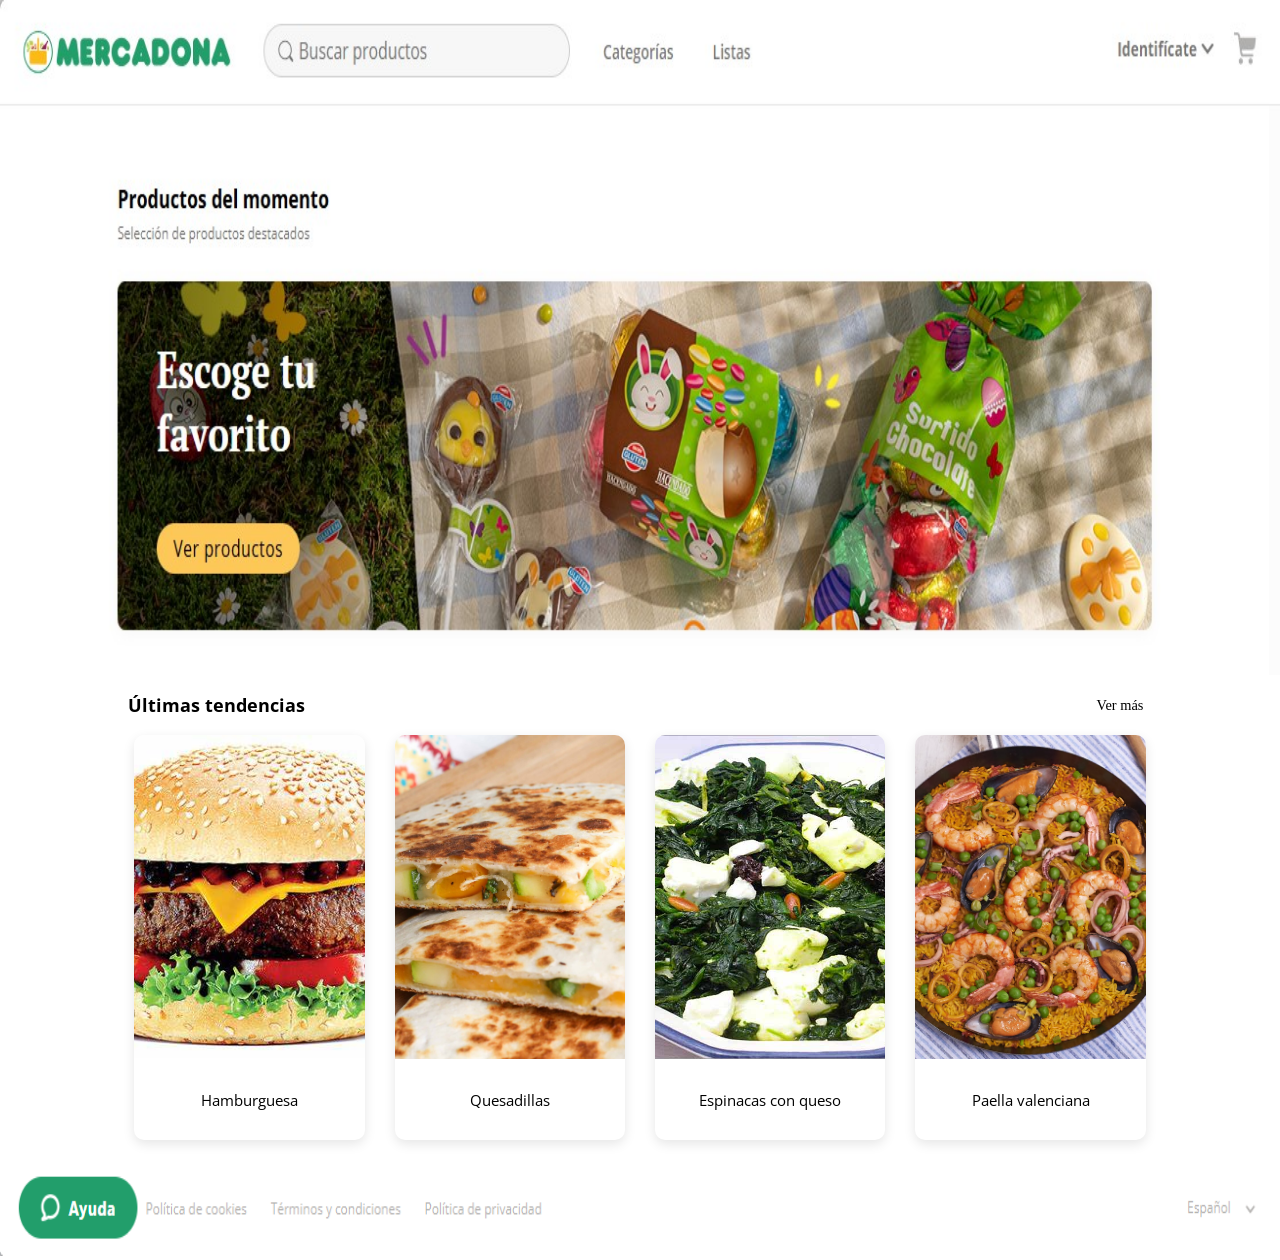
<file: index.html>
<!DOCTYPE html>
<html lang="es">

<head>
    <meta charset="UTF-8">
    <meta name="viewport" content="width=device-width, initial-scale=1.0">
    <link rel="preconnect" href="https://fonts.googleapis.com">
    <link rel="preconnect" href="https://fonts.gstatic.com" crossorigin>
    <link href="https://fonts.googleapis.com/css2?family=Open+Sans:ital,wght@0,300..800;1,300..800&display=swap" rel="stylesheet">
    <script src="script.js"></script>
    <title>Mercadona</title>
    <link rel="stylesheet" href="styles.css">
</head>

<body>
    <div id="container">
        <div id="header">
            <img src="foto1.jpg" alt="fotoxd" class="foto1">
        </div>
        <div id="main">
            <div class="titulo">
                <p class="tendencias">Últimas tendencias</p>
                <div class="right"><a href="#" class="more">Ver más</a></div>
            </div>
            <div class="productos">
                <div class="card">
                    <div class="img-product"><img src="paella.jpg" alt="" class="imagen"></div>
                    <div class="title-product">Paella valenciana</div>
                </div>
                <div class="card">
                    <div class="img-product"><img src="paella.jpg" alt="" class="imagen"></div>
                    <div class="title-product">Paella valenciana</div>
                </div>
                <div class="card">
                    <div class="img-product"><img src="paella.jpg" alt="" class="imagen"></div>
                    <div class="title-product">Paella valenciana</div>
                </div>
                <div class="card">
                    <div class="img-product"><img src="paella.jpg" alt="" class="imagen"></div>
                    <div class="title-product">Paella valenciana</div>
                </div>
            </div>
        </div>
        <div id="footer">
            <img src="foto2.PNG" alt="foto2xd" class="foto2">
        </div>
    </div>
</body>

</html>
</file>
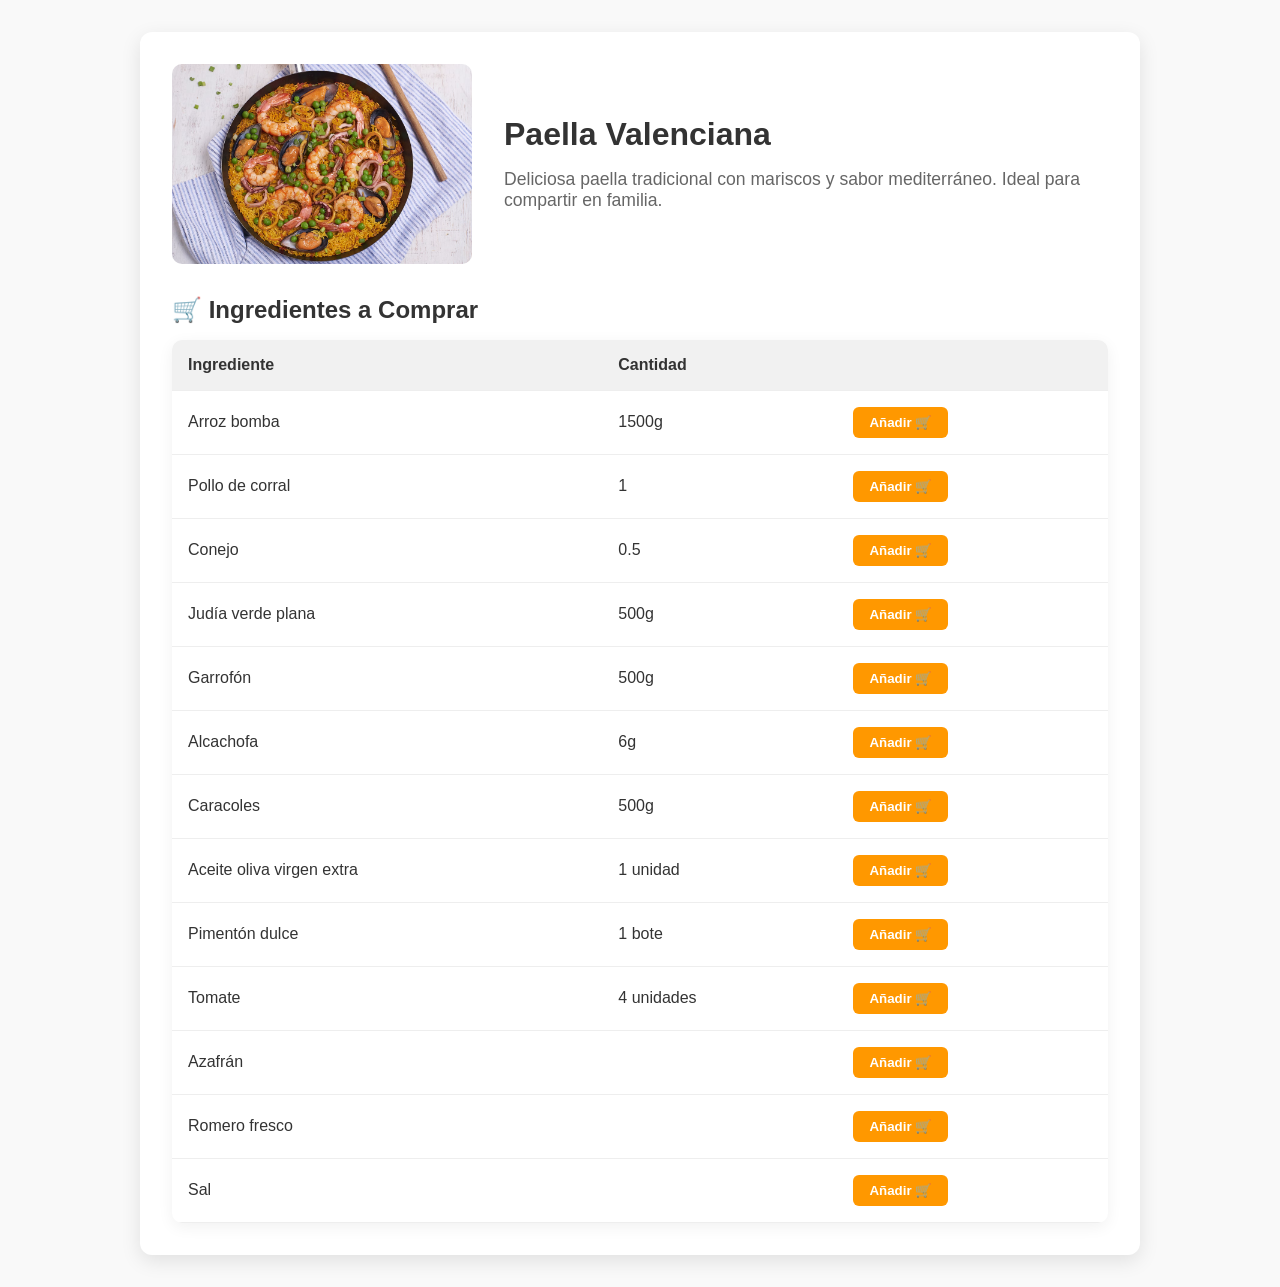
<file: ingredientes.html>
<!DOCTYPE html>
<html lang="es">

<head>
    <meta charset="UTF-8" />
    <meta name="viewport" content="width=device-width, initial-scale=1.0" />
    <title>Zona de Producto</title>
    <link rel="stylesheet" href="ingredientesStyles.css" />
</head>

<body>
    <main class="zona-producto">
        <section class="producto-info">
            <img src="paella.jpg" alt="Paella Valenciana" class="producto-img" />
            <div class="detalle">
                <h1 class="titulo">Paella Valenciana</h1>
                <p class="descripcion">
                    Deliciosa paella tradicional con mariscos y sabor mediterráneo. Ideal para compartir en familia.
                </p>
            </div>
        </section>

        <section class="ingredientes">
            <h2>🛒 Ingredientes a Comprar</h2>
            <table class="tabla-ingredientes">
                <thead>
                    <tr>
                        <th>Ingrediente</th>
                        <th>Cantidad</th>
                        <th></th>
                    </tr>
                </thead>
                <tbody>
                    <tr>
                        <td>Arroz bomba</td>
                        <td>1500g</td>
                        <td><button class="btn-add" onclick="añadirAlCarrito('Arroz bomba')">Añadir 🛒</button></td>
                    </tr>
                    <tr>
                        <td>Pollo de corral</td>
                        <td>1</td>
                        <td><button class="btn-add" onclick="añadirAlCarrito('Pollo de corral')">Añadir 🛒</button></td>
                    </tr>
                    <tr>
                        <td>Conejo</td>
                        <td>0.5</td>
                        <td><button class="btn-add" onclick="añadirAlCarrito('Conejo')">Añadir 🛒</button></td>
                    </tr>
                    <tr>
                        <td>Judía verde plana</td>
                        <td>500g</td>
                        <td><button class="btn-add" onclick="añadirAlCarrito('Judía verde plana')">Añadir 🛒</button></td>
                    </tr>
                    <tr>
                        <td>Garrofón</td>
                        <td>500g</td>
                        <td><button class="btn-add" onclick="añadirAlCarrito('Garrofón')">Añadir 🛒</button></td>
                    </tr>
                    <tr>
                        <td>Alcachofa</td>
                        <td>6g</td>
                        <td><button class="btn-add" onclick="añadirAlCarrito('Alcachofa')">Añadir 🛒</button></td>
                    </tr>
                    <tr>
                        <td>Caracoles</td>
                        <td>500g</td>
                        <td><button class="btn-add" onclick="añadirAlCarrito('Caracoles')">Añadir 🛒</button></td>
                    </tr>
                    <tr>
                        <td>Aceite oliva virgen extra</td>
                        <td>1 unidad</td>
                        <td><button class="btn-add" onclick="añadirAlCarrito('Aceite oliva virgen extra')">Añadir 🛒</button></td>
                    </tr>
                    <tr>
                        <td>Pimentón dulce</td>
                        <td>1 bote</td>
                        <td><button class="btn-add" onclick="añadirAlCarrito('Pimentón dulce')">Añadir 🛒</button></td>
                    </tr>
                    <tr>
                        <td>Tomate</td>
                        <td>4 unidades</td>
                        <td><button class="btn-add" onclick="añadirAlCarrito('Tomate')">Añadir 🛒</button></td>
                    </tr>
                    <tr>
                        <td>Azafrán</td>
                        <td></td>
                        <td><button class="btn-add" onclick="añadirAlCarrito('Azafrán')">Añadir 🛒</button></td>
                    </tr>
                    <tr>
                        <td>Romero fresco</td>
                        <td></td>
                        <td><button class="btn-add" onclick="añadirAlCarrito('Romero fresco')">Añadir 🛒</button></td>
                    </tr>
                    <tr>
                        <td>Sal</td>
                        <td></td>
                        <td><button class="btn-add" onclick="añadirAlCarrito('Sal')">Añadir 🛒</button></td>
                    </tr>
                </tbody>
            </table>
        </section>
    </main>

    <script>
        function añadirAlCarrito(nombreIngrediente) {
            alert(`"${nombreIngrediente}" añadido al carrito 🛒`);
            console.log(`Añadido al carrito: ${nombreIngrediente}`);
        }
    </script>
</body>

</html>
</file>
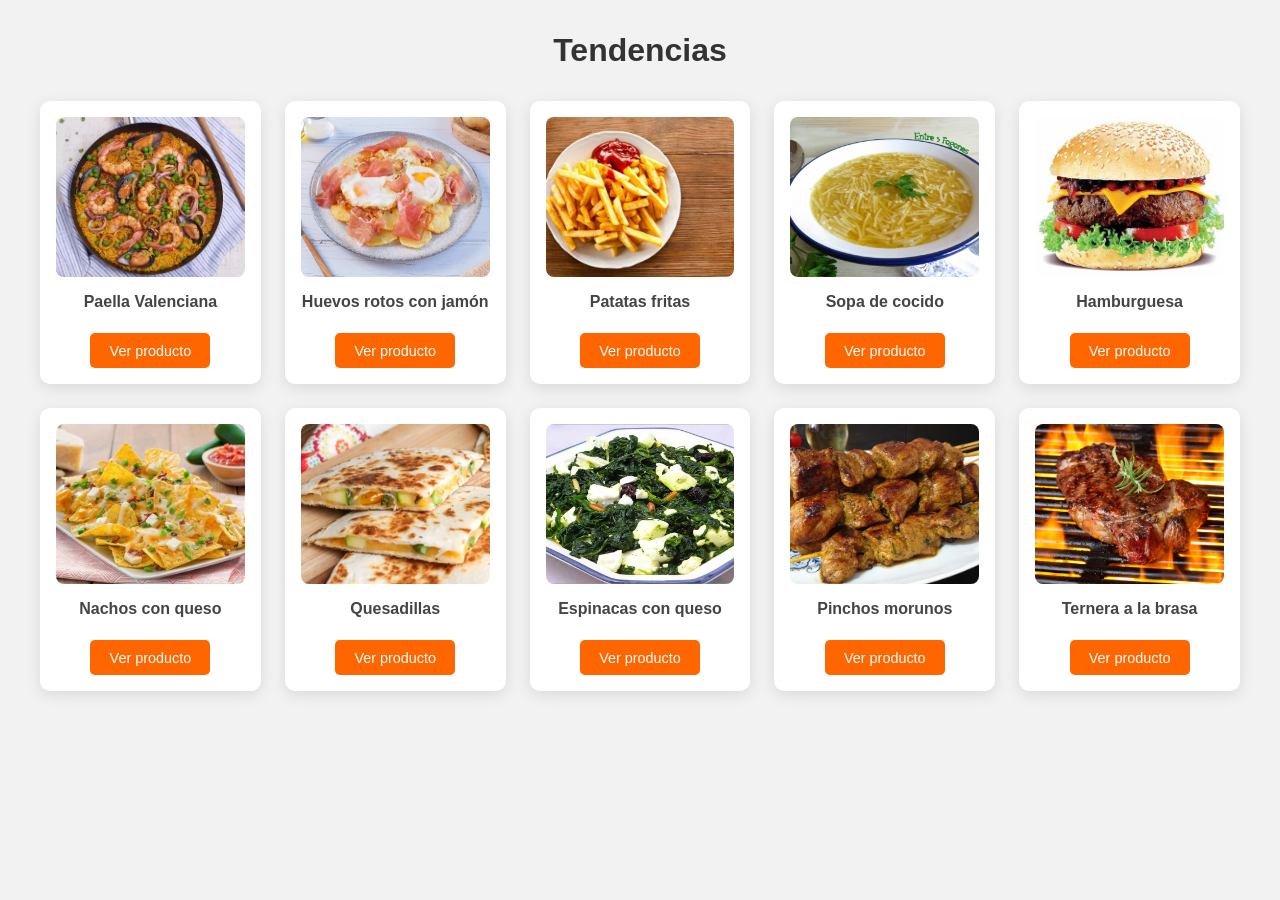
<file: listado.html>
<!DOCTYPE html>
<html lang="es">

<head>
    <meta charset="UTF-8" />
    <meta name="viewport" content="width=device-width, initial-scale=1.0" />
    <title>Mercadona</title>
    <link rel="stylesheet" href="listadoStyles.css" />
</head>

<body>
    <main class="galeria">
        <h1>Tendencias</h1>
        <section class="grid-galeria">
            <article class="card" id="producto1">
                <img src="./img/productos/5.jpg" alt="Paella Valenciana" class="foto" />
                <p class="nombre">Paella Valenciana</p> 
                <br>
                <button class="boton">Ver producto</button>
            </article>
            <article class="card" id="producto2">
                <img src="./img/productos/2.jpg" alt="Paella Valenciana" class="foto" />
                <p class="nombre">Huevos rotos con jamón</p>
                <br>
                <button class="boton">Ver producto</button>
            </article>
            <article class="card" id="producto3">
                <img src="./img/productos/3.jpg" alt="Paella Valenciana" class="foto" />
                <p class="nombre">Patatas fritas</p>
                <br>
                <button class="boton">Ver producto</button>
            </article>
            <article class="card" id="producto4">
                <img src="./img/productos/4.jpg" alt="Paella Valenciana" class="foto" />
                <p class="nombre">Sopa de cocido</p>
                <br>
                <button class="boton">Ver producto</button>
            </article>
            <article class="card" id="producto5">
                <img src="./img/productos/1.jpg" alt="Hamburguesa" class="foto" />
                <p class="nombre">Hamburguesa</p>
                <br>
                <button class="boton">Ver producto</button>
            </article>
            <article class="card" id="producto6">
                <img src="./img/productos/6.jpg" alt="Paella Valenciana" class="foto" />
                <p class="nombre">Nachos con queso</p>
                <br>
                <button class="boton">Ver producto</button>
            </article>
            <article class="card" id="producto7">
                <img src="./img/productos/7.jpg" alt="Paella Valenciana" class="foto" />
                <p class="nombre">Quesadillas</p>
                <br>
                <button class="boton">Ver producto</button>
            </article>
            <article class="card" id="producto8">
                <img src="./img/productos/8.jpg" alt="Paella Valenciana" class="foto" />
                <p class="nombre">Espinacas con queso</p>
                <br>
                <button class="boton">Ver producto</button>
            </article>
            <article class="card" id="producto9">
                <img src="./img/productos/9.jpg" alt="Paella Valenciana" class="foto" />
                <p class="nombre">Pinchos morunos</p>
                <br>
                <button class="boton">Ver producto</button>
            </article>
            <article class="card" id="producto10">
                <img src="./img/productos/10.jpg" alt="Paella Valenciana" class="foto" />
                <p class="nombre">Ternera a la brasa</p>
                <br>
                <button class="boton">Ver producto</button>
            </article>
        </section>
        <script src="script2.js"></script>
    </main>
</body>
</html>
</file>
<file: styles.css>
* {
    box-sizing: border-box;
}

html {
    width: 100%;
    overflow-x: hidden; /* evita el scroll horizontal */
}

body {
    width: 100%;
    overflow-x: hidden; /* evita el scroll horizontal */
    padding: 0;
    margin: 0;
}
  
body::-webkit-scrollbar {
    width: 9px;
}
  
/* body::-webkit-scrollbar-thumb {
    background: #696969;
    border-radius: 9px;
} */
  
#container {
    width: 100%;
    height: auto;
    display: block;
    justify-content: center;
    align-items: center;
    /* background-color: blue; */
}

#header {
    display: flex;
    width: 100%;
    height: 75vh;
}

.foto1 {
    display: flex;
    width: 100%;
    height: 100%;
}

#main {
    width: 100%;
    height: auto;
}

.titulo {
    display: flex;
    width: 100%;
    height: auto;
    margin-left: 10%;
}

.tendencias {
    display: flex;
    width: 55%;
    height: auto;
    /* justify-content: center; */
    /* justify-content: space-between; */
    align-content: center;
    font-family: 'Open Sans';
    font-size: 1.125rem;
    font-weight: bolder;
}

.right {
    display: flex;
    justify-content: center;
    align-items: center;
    width: 45%;
    height: auto;
}

.more {
    text-decoration: none;
    color: black; /* o el color que prefieras */
    font-weight: normal;
    font-size: 0.9rem;
    transition: color 0.2s;
    cursor: pointer;
}

a {
    display: flex;
    justify-content: center;
    align-items: center;
}
  
.more:hover {
    color: #0056b3;
    text-decoration: underline;
}

.productos {
    display: flex;
    width: 100%;
    height: auto;
    justify-content: center;
    align-items: center;
    gap: 30px;
}

.card {
    width: 18vw;
    height: 45vh;
    /* background-color: yellow; */
    border-radius: 10px;
    overflow: hidden;
    transition: transform 0.3s ease, box-shadow 0.3s ease;
    box-shadow: 0 4px 12px rgba(0, 0, 0, 0.1);
}

.card:hover {
    transform: scale(1.05); /* agranda un poquito */
    box-shadow: 0 8px 20px rgba(0, 0, 0, 0.2); /* sombra más profunda */
}

.img-product {
    width: 100%;
    height: 80%;
    overflow: hidden; /* oculta cualquier parte que sobresalga */
    display: flex;
    justify-content: center;
    align-items: center;
}

.title-product {
    width: 100%;
    height: 20%;
    display: flex;
    justify-content: center;
    align-items: center;
    font-family: 'Open Sans';
    font-size: 15px;
    /* background-color: orange; */
}

.imagen {
    width: 100%;
    height: 100%;
    object-fit: cover; /* recorta sin deformar */
    object-position: center; /* centra la parte visible */
}

#footer {
    margin-top: 2%;
    width: 100%;
    height: 10vh;
}

.foto2 {
    width: 100%;
    height: 100%;
}
</file>
<file: ingredientesStyles.css>
* {
    margin: 0;
    padding: 0;
    box-sizing: border-box;
}

body {
    font-family: 'Segoe UI', sans-serif;
    background-color: #f9f9f9;
    padding: 2rem;
    color: #333;
}

.zona-producto {
    max-width: 1000px;
    margin: auto;
    background-color: #fff;
    border-radius: 12px;
    box-shadow: 0 6px 20px rgba(0, 0, 0, 0.1);
    padding: 2rem;
}

.producto-info {
    display: flex;
    flex-direction: row;
    gap: 2rem;
    align-items: center;
    margin-bottom: 2rem;
}

.producto-img {
    width: 300px;
    height: auto;
    border-radius: 10px;
    object-fit: cover;
}

.detalle {
    flex: 1;
}

.titulo {
    font-size: 2rem;
    margin-bottom: 1rem;
}

.descripcion {
    font-size: 1.1rem;
    color: #666;
}

.ingredientes h2 {
    font-size: 1.5rem;
    margin-bottom: 1rem;
}

.tabla-ingredientes {
    width: 100%;
    border-collapse: collapse;
    margin-top: 1rem;
    background-color: #fff;
    border-radius: 10px;
    overflow: hidden;
    box-shadow: 0 4px 16px rgba(0, 0, 0, 0.06);
}

.tabla-ingredientes thead {
    background-color: #f1f1f1;
}

.tabla-ingredientes th,
.tabla-ingredientes td {
    padding: 1rem;
    text-align: left;
    border-bottom: 1px solid #eee;
}

.btn-add {
    background-color: #ff9800;
    border: none;
    color: white;
    padding: 0.5rem 1rem;
    border-radius: 6px;
    font-weight: bold;
    cursor: pointer;
    transition: background-color 0.3s ease;
}

.btn-add:hover {
    background-color: #e68900;
}
</file>
<file: listadoStyles.css>
* {
    margin: 0;
    padding: 0;
    box-sizing: border-box;
}

body {
    font-family: 'Segoe UI', sans-serif;
    background-color: #f2f2f2;
    padding: 2rem;
}

.galeria {
    max-width: 1200px;
    margin: auto;
}

.galeria h1 {
    text-align: center;
    margin-bottom: 2rem;
    font-size: 2rem;
    color: #333;
}

.grid-galeria {
    display: grid;
    grid-template-columns: repeat(5, 1fr);
    gap: 1.5rem;
}

.card {
    background-color: #fff;
    border-radius: 10px;
    box-shadow: 0 4px 15px rgba(0, 0, 0, 0.1);
    padding: 1rem;
    text-align: center;
    transition: transform 0.3s ease, box-shadow 0.3s ease;
}

.card:hover {
    transform: translateY(-8px);
    box-shadow: 0 8px 20px rgba(0, 0, 0, 0.15);
}

.card img.foto {
    width: 100%;
    height: 160px;
    object-fit: cover;
    border-radius: 8px;
}

.nombre {
    font-weight: bold;
    margin: 0.75rem 0 0.25rem;
    font-size: 1rem;
    color: #444;
}

.precio {
    color: #888;
    font-size: 0.9rem;
    margin-bottom: 1rem;
}

.boton {
    background-color: #ff6600;
    color: #fff;
    border: none;
    padding: 0.6rem 1.2rem;
    border-radius: 5px;
    cursor: pointer;
    font-size: 0.9rem;
    transition: background-color 0.3s ease;
}

.boton:hover {
    background-color: #e05b00;
}
</file>
